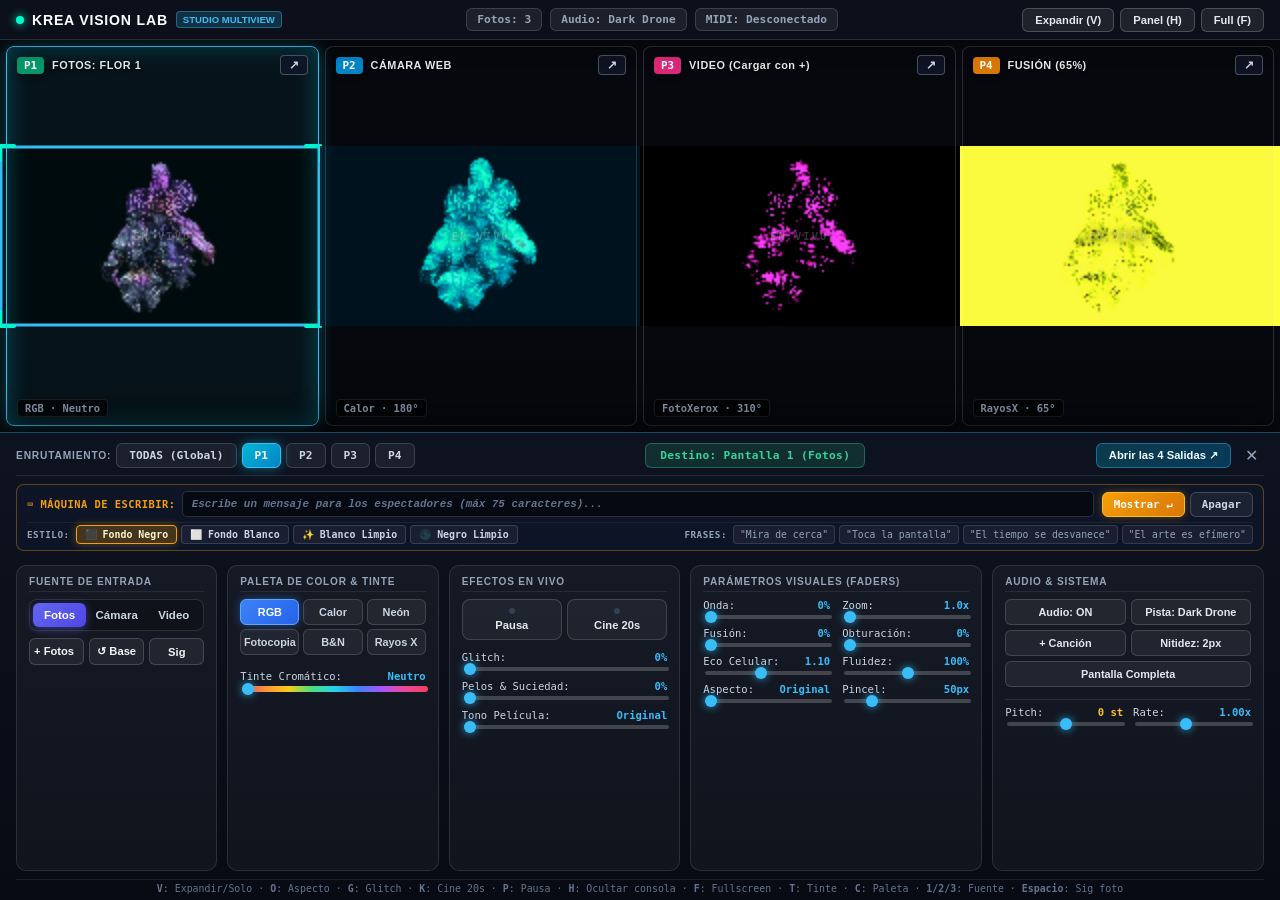
<file: index.html>
<!DOCTYPE html>
<html lang="es">
  <head>
    <meta charset="utf-8" />
    <meta name="viewport" content="width=device-width, initial-scale=1.0">
    <title>KREA VISION LAB · Studio Multiview Pro</title>
    <link rel="stylesheet" type="text/css" href="style.css">
    <script src="libraries/p5.min.js"></script>
    <script src="libraries/p5.sound.min.js"></script>
  </head>
  <body class="studio-layout">
    <!-- Overlay de Drag & Drop -->
    <div id="drop-overlay" class="drop-overlay">
      <div class="drop-content">
        <div class="drop-icon">+</div>
        <h2>Suelta tus archivos aquí</h2>
        <p>Soporta imágenes (JPG, PNG, WebP), videos y audio</p>
      </div>
    </div>

    <!-- ZONA SUPERIOR: BARRA DE ESTUDIO Y MULTIVIEW (4 Pantallas en miniatura para monitoreo en vivo) -->
    <header class="studio-topbar">
      <div class="studio-brand">
        <span class="pulse-indicator"></span>
        <span class="brand-title">KREA VISION LAB</span>
        <span class="version-tag">STUDIO MULTIVIEW</span>
      </div>

      <div class="studio-badges">
        <div class="header-badge" id="image-badge">Fotos: 3</div>
        <div class="header-badge" id="audio-badge">Audio: <span id="audio-track-label">Dark Drone</span></div>
        <div class="midi-badge" id="midi-badge">MIDI: Desconectado</div>
      </div>

      <div class="studio-top-actions">
        <button id="btn-solo-view" class="btn-top-tech" title="Alternar entre 4 Pantallas y Monitor Expandido (Tecla V)">Expandir (V)</button>
        <button id="btn-toggle-ui" class="btn-top-tech" title="Ocultar / Mostrar consola de controles (Tecla H)">Panel (H)</button>
        <button id="btn-fullscreen-top" class="btn-top-tech" title="Pantalla Completa (Tecla F)">Full (F)</button>
      </div>
    </header>

    <!-- Contenedor del Canvas Multiview con las 4 pantallas y sus tarjetas de monitoreo -->
    <main id="multiview-area" class="multiview-area">
      <!-- El canvas de p5.js se ubica en este contenedor ocupando la mitad superior -->
      <div id="monitors-canvas-container" class="monitors-canvas-container"></div>

      <!-- Tarjetas interactivas sobrepuestas sobre cada miniatura -->
      <div class="monitors-overlay-grid">
        <div class="monitor-card" data-channel="1" id="card-p1" title="Clic para controlar Pantalla 1">
          <div class="card-head">
            <span class="card-tag p1">P1</span>
            <span class="card-title" id="title-p1">FOTOS BOTÁNICAS</span>
            <button class="btn-screen-launch" data-screen="1" title="Abrir Pantalla 1 limpia en ventana independiente">↗</button>
          </div>
          <div class="card-live-tag">EN VIVO</div>
          <div class="card-foot">
            <span class="card-meta" id="meta-p1">RGB · Neutro</span>
          </div>
        </div>

        <div class="monitor-card" data-channel="2" id="card-p2" title="Clic para controlar Pantalla 2">
          <div class="card-head">
            <span class="card-tag p2">P2</span>
            <span class="card-title" id="title-p2">CÁMARA WEB</span>
            <button class="btn-screen-launch" data-screen="2" title="Abrir Pantalla 2 limpia en ventana independiente">↗</button>
          </div>
          <div class="card-live-tag">EN VIVO</div>
          <div class="card-foot">
            <span class="card-meta" id="meta-p2">Calor · 180° Cian</span>
          </div>
        </div>

        <div class="monitor-card" data-channel="3" id="card-p3" title="Clic para controlar Pantalla 3">
          <div class="card-head">
            <span class="card-tag p3">P3</span>
            <span class="card-title" id="title-p3">VIDEO LOOP</span>
            <button class="btn-screen-launch" data-screen="3" title="Abrir Pantalla 3 limpia en ventana independiente">↗</button>
          </div>
          <div class="card-live-tag">EN VIVO</div>
          <div class="card-foot">
            <span class="card-meta" id="meta-p3">Fotocopia · 310° Mag</span>
          </div>
        </div>

        <div class="monitor-card" data-channel="4" id="card-p4" title="Clic para controlar Pantalla 4">
          <div class="card-head">
            <span class="card-tag p4">P4</span>
            <span class="card-title" id="title-p4">FUSIÓN HÍBRIDA</span>
            <button class="btn-screen-launch" data-screen="4" title="Abrir Pantalla 4 limpia en ventana independiente">↗</button>
          </div>
          <div class="card-live-tag">EN VIVO</div>
          <div class="card-foot">
            <span class="card-meta" id="meta-p4">Rayos X · 65° Dorado</span>
          </div>
        </div>
      </div>
    </main>

    <!-- ZONA INFERIOR: CONSOLA DE PROCESAMIENTO (OCUPA CÓMODAMENTE TODO EL ANCHO) -->
    <footer id="control-deck" class="control-deck">
      <!-- Barra superior del deck con selector de canales y destino -->
      <div class="deck-channel-bar">
        <div class="deck-channel-nav">
          <span class="deck-label">ENRUTAMIENTO:</span>
          <button class="channel-btn" data-channel="0" title="Controlar las 4 pantallas simultáneamente">TODAS (Global)</button>
          <button class="channel-btn active" data-channel="1" title="Controlar Pantalla 1">P1</button>
          <button class="channel-btn" data-channel="2" title="Controlar Pantalla 2">P2</button>
          <button class="channel-btn" data-channel="3" title="Controlar Pantalla 3">P3</button>
          <button class="channel-btn" data-channel="4" title="Controlar Pantalla 4">P4</button>
        </div>

        <div class="channel-status-bar p1" id="channel-status-bar">Destino: Pantalla 1 (Fotos)</div>

        <div class="deck-quick-launchers">
          <button id="btn-open-all-screens" class="btn-deck-action" title="Abrir las 4 pantallas limpias independientes en ventanas">Abrir las 4 Salidas ↗</button>
          <button id="btn-close-ui" class="btn-deck-min" title="Ocultar / Minimizar consola (Tecla H)">✕</button>
        </div>
      </div>

      <!-- Barra de Mensajes / Máquina de Escribir para el público -->
      <div class="typewriter-control-bar">
        <div class="tw-main-row">
          <div class="tw-input-wrapper">
            <span class="tw-icon">⌨ MÁQUINA DE ESCRIBIR:</span>
            <input type="text" id="typewriter-input" maxlength="75" placeholder="Escribe un mensaje para los espectadores (máx 75 caracteres)..." autocomplete="off" />
          </div>
          <div class="tw-actions">
            <button id="btn-typewriter-send" class="btn-tw-action send" title="Escribir mensaje en pantalla con efecto máquina de escribir (Enter)">Mostrar ↵</button>
            <button id="btn-typewriter-clear" class="btn-tw-action clear" title="Ocultar y apagar mensaje de la pantalla">Apagar</button>
            <span id="tw-status" class="tw-status-tag">EN PANTALLA</span>
          </div>
        </div>
        <div class="tw-sub-row">
          <div class="tw-styles">
            <span class="tw-sub-label">ESTILO:</span>
            <button class="tw-style-btn active" data-style="box-black" title="Fondo negro ceñido con texto blanco (sin reborde)">⬛ Fondo Negro</button>
            <button class="tw-style-btn" data-style="box-white" title="Fondo blanco ceñido con texto negro (sin reborde)">⬜ Fondo Blanco</button>
            <button class="tw-style-btn" data-style="clean-white" title="Texto blanco limpio sin recuadro flotante">✨ Blanco Limpio</button>
            <button class="tw-style-btn" data-style="clean-black" title="Texto negro limpio sin recuadro flotante">🌑 Negro Limpio</button>
          </div>
          <div class="tw-presets">
            <span class="tw-sub-label">FRASES:</span>
            <button class="tw-chip" data-msg="MIRA DE CERCA">"Mira de cerca"</button>
            <button class="tw-chip" data-msg="TOCA LA PANTALLA">"Toca la pantalla"</button>
            <button class="tw-chip" data-msg="EL TIEMPO SE DESVANECE">"El tiempo se desvanece"</button>
            <button class="tw-chip" data-msg="EL ARTE ES EFÍMERO">"El arte es efímero"</button>
          </div>
        </div>
      </div>

      <!-- Módulos de Procesamiento en Grilla Horizontal (todo el ancho) -->
      <div class="deck-modules-row">
        <!-- MÓDULO 1: FUENTES DE ENTRADA -->
        <div class="deck-module">
          <div class="module-title">FUENTE DE ENTRADA</div>
          <div class="source-nav">
            <button id="src-images" class="src-btn active" title="Atajo: Tecla 1 o MIDI Do">Fotos</button>
            <button id="src-camera" class="src-btn" title="Atajo: Tecla 2 o MIDI Re">Cámara</button>
            <button id="src-video" class="src-btn" title="Atajo: Tecla 3 o MIDI Mi">Video</button>
          </div>
          <div class="source-actions">
            <button id="btn-upload" class="btn-tech" title="Subir fotos">+ Fotos</button>
            <button id="btn-reset-gallery" class="btn-tech" title="Restablecer fotos botánicas originales">↺ Base</button>
            <input type="file" id="file-input" multiple accept="image/*" style="display: none;" />
            <button id="btn-video-upload" class="btn-tech" title="Subir archivo de video">+ Video</button>
            <input type="file" id="video-file-input" accept="video/mp4,video/webm,video/ogg" style="display: none;" />
            <button id="btn-next" class="btn-tech" title="Atajo: Espacio">Sig</button>
          </div>
        </div>

        <!-- MÓDULO 2: PALETAS & TINTE -->
        <div class="deck-module">
          <div class="module-title">PALETA DE COLOR & TINTE</div>
          <div class="color-palette-grid">
            <button class="palette-chip active" data-mode="0">RGB</button>
            <button class="palette-chip" data-mode="1">Calor</button>
            <button class="palette-chip" data-mode="2">Neón</button>
            <button class="palette-chip" data-mode="3">Fotocopia</button>
            <button class="palette-chip" data-mode="4">B&N</button>
            <button class="palette-chip" data-mode="5">Rayos X</button>
          </div>
          <div class="slider-group" style="margin-top: 8px;">
            <label for="tint-slider">Tinte Cromático: <span id="tint-val">Neutro</span></label>
            <input type="range" id="tint-slider" class="tint-range" min="0" max="360" step="15" value="0">
          </div>
        </div>

        <!-- MÓDULO 3: EFECTOS EN VIVO -->
        <div class="deck-module">
          <div class="module-title">EFECTOS EN VIVO</div>
          <div class="fx-grid" style="grid-template-columns: 1fr 1fr; margin-bottom: 4px;">
            <button id="btn-pause" class="fx-btn" title="Pausar / Reanudar (Atajo: P)">
              <span class="fx-led blue-led"></span>
              <span class="fx-text" id="pause-label">Pausa</span>
            </button>
            <button id="btn-vintage-film" class="fx-btn" title="Preset Cine 20s (60% Suciedad + Sepia Clásico - Atajo: K)">
              <span class="fx-led amber-led"></span>
              <span class="fx-text">Cine 20s</span>
            </button>
          </div>
          <div class="slider-group">
            <label for="glitch-slider">Glitch: <span id="glitch-val">0%</span></label>
            <input type="range" id="glitch-slider" min="0" max="100" step="5" value="0" title="Graduar desgarro digital y división cromática RGB (Atajo: G)">
          </div>
          <div class="slider-group">
            <label for="film-dirt-slider">Pelos & Suciedad: <span id="film-dirt-val">0%</span></label>
            <input type="range" id="film-dirt-slider" min="0" max="100" step="5" value="0" title="Rayones verticales, pelos erráticos, motas de polvo, grano y parpadeo">
          </div>
          <div class="slider-group">
            <label for="film-tone-slider">Tono Película: <span id="film-tone-val">Original</span></label>
            <input type="range" id="film-tone-slider" min="0" max="100" step="5" value="0" title="De Color Original a Blanco y Negro o Sepia en distintas tonalidades">
          </div>
        </div>

        <!-- MÓDULO 4: PARÁMETROS DINÁMICOS -->
        <div class="deck-module module-sliders">
          <div class="module-title">PARÁMETROS VISUALES (FADERS)</div>
          <div class="ui-sliders-grid">
            <div class="slider-group">
              <label for="wave-slider">Onda: <span id="wave-val">0%</span></label>
              <input type="range" id="wave-slider" min="0" max="100" step="5" value="0">
            </div>
            <div class="slider-group">
              <label for="zoom-slider">Zoom: <span id="zoom-val">1.0x</span></label>
              <input type="range" id="zoom-slider" min="1.0" max="3.0" step="0.1" value="1.0">
            </div>
            <div class="slider-group">
              <label for="fusion-slider">Fusión: <span id="fusion-val">0%</span></label>
              <input type="range" id="fusion-slider" min="0" max="100" step="5" value="0">
            </div>
            <div class="slider-group">
              <label for="shutter-slider">Obturación: <span id="shutter-val">0%</span></label>
              <input type="range" id="shutter-slider" min="0" max="95" step="5" value="0">
            </div>
            <div class="slider-group">
              <label for="decay-slider">Eco Celular: <span id="decay-val">1.1</span></label>
              <input type="range" id="decay-slider" min="0.04" max="2.5" step="0.02" value="1.1">
            </div>
            <div class="slider-group">
              <label for="warp-slider">Fluidez: <span id="warp-val">100%</span></label>
              <input type="range" id="warp-slider" min="0" max="200" step="5" value="100">
            </div>
            <div class="slider-group">
              <label for="aspect-slider">Aspecto: <span id="aspect-val">Original</span></label>
              <input type="range" id="aspect-slider" min="0" max="100" step="5" value="0" title="0% = Proporción original 16:9 sin deformar, 100% = Estirar a toda la pantalla">
            </div>
            <div class="slider-group">
              <label for="brush-slider">Pincel: <span id="brush-val">50px</span></label>
              <input type="range" id="brush-slider" min="15" max="200" step="5" value="50">
            </div>
          </div>
        </div>

        <!-- MÓDULO 5: AUDIO & SISTEMA -->
        <div class="deck-module">
          <div class="module-title">AUDIO & SISTEMA</div>
          <div class="audio-grid">
            <button id="btn-sound" class="btn-tech-sub">Audio: <span id="sound-label">ON</span></button>
            <button id="btn-audio-next" class="btn-tech-sub" title="Cambiar tema">Pista: Dark Drone</button>
            <button id="btn-audio-upload" class="btn-tech-sub" title="Cargar archivo de música">+ Canción</button>
            <input type="file" id="audio-file-input" accept="audio/*,.mp3,.wav,.ogg,.m4a,.flac" style="display: none;" />
            <button id="btn-res" class="btn-tech-sub">Nitidez: <span id="res-label">2px</span></button>
            <button id="btn-fullscreen" class="btn-tech-sub" style="grid-column: span 2;">Pantalla Completa</button>
          </div>
          <div class="audio-faders-grid">
            <div class="slider-group">
              <label for="pitch-slider">Pitch: <span id="pitch-val">0 st</span></label>
              <input type="range" id="pitch-slider" min="-12" max="12" step="1" value="0">
            </div>
            <div class="slider-group">
              <label for="rate-slider">Rate: <span id="rate-val">1.00x</span></label>
              <input type="range" id="rate-slider" min="0.25" max="2.0" step="0.05" value="1.0">
            </div>
          </div>
        </div>
      </div>

      <!-- Barra de Tips y Atajos de Teclado -->
      <div class="deck-footer-bar">
        <span><b>V</b>: Expandir/Solo · <b>O</b>: Aspecto · <b>G</b>: Glitch · <b>K</b>: Cine 20s · <b>P</b>: Pausa · <b>H</b>: Ocultar consola · <b>F</b>: Fullscreen · <b>T</b>: Tinte · <b>C</b>: Paleta · <b>1/2/3</b>: Fuente · <b>Espacio</b>: Sig foto</span>
      </div>
    </footer>

    <!-- Indicador Flotante HUD para feedback de notas y tiras MIDI -->
    <div id="midi-hud" class="midi-hud"></div>

    <script src="sketch.js"></script>
  </body>
</html>
</file>
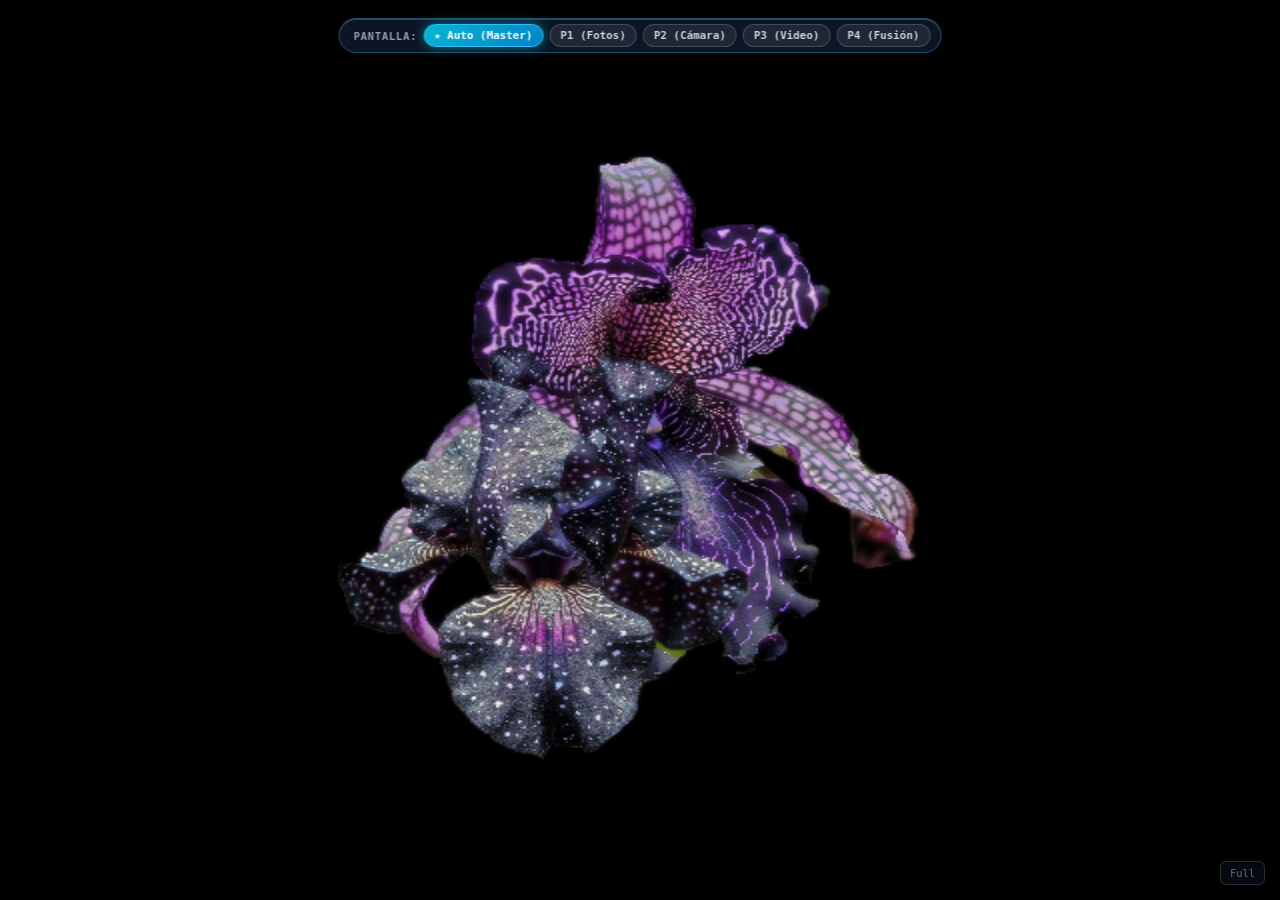
<file: output.html>
<!DOCTYPE html>
<html lang="es">
  <head>
    <meta charset="utf-8" />
    <meta name="viewport" content="width=device-width, initial-scale=1.0, maximum-scale=1.0, user-scalable=no">
    <title>Salida Touch Limpia · Krea Vision Lab</title>
    <link rel="stylesheet" type="text/css" href="style.css">
    <style>
      body, html {
        margin: 0;
        padding: 0;
        overflow: hidden;
        background: #000000;
        width: 100vw;
        height: 100vh;
        user-select: none;
        -webkit-user-select: none;
        touch-action: none;
      }
      canvas {
        display: block;
        width: 100vw !important;
        height: 100vh !important;
        touch-action: none;
        cursor: crosshair;
      }
      /* Barra superior de selección y estado de pantalla */
      .screen-bar {
        position: fixed;
        top: 18px;
        left: 50%;
        transform: translateX(-50%);
        background: rgba(15, 23, 42, 0.88);
        backdrop-filter: blur(20px);
        -webkit-backdrop-filter: blur(20px);
        border: 1px solid rgba(56, 189, 248, 0.35);
        box-shadow: 0 8px 30px rgba(0, 0, 0, 0.6), inset 0 1px 0 rgba(255, 255, 255, 0.2);
        padding: 5px 10px;
        border-radius: 30px;
        display: flex;
        align-items: center;
        gap: 6px;
        z-index: 9999;
        transition: opacity 1.2s cubic-bezier(0.16, 1, 0.3, 1), transform 0.5s ease;
      }
      .screen-bar.fade-out {
        opacity: 0;
        pointer-events: none;
        transform: translateX(-50%) translateY(-12px);
      }
      .screen-bar-label {
        font-family: ui-monospace, SFMono-Regular, Menlo, monospace;
        font-size: 0.65rem;
        font-weight: 700;
        color: #94a3b8;
        letter-spacing: 0.8px;
        padding-left: 4px;
      }
      .pill-btn {
        background: rgba(255, 255, 255, 0.08);
        border: 1px solid rgba(255, 255, 255, 0.16);
        color: #cbd5e1;
        font-family: ui-monospace, SFMono-Regular, Menlo, monospace;
        font-size: 0.68rem;
        font-weight: 600;
        padding: 4px 10px;
        border-radius: 16px;
        cursor: pointer;
        transition: all 0.2s ease;
      }
      .pill-btn:hover {
        background: rgba(255, 255, 255, 0.2);
        color: #ffffff;
      }
      .pill-btn.active {
        background: linear-gradient(135deg, #06b6d4, #0284c7);
        border-color: #38bdf8;
        color: #ffffff;
        font-weight: 700;
        box-shadow: 0 0 12px rgba(6, 182, 212, 0.6);
      }
      .screen-status-toast {
        position: fixed;
        bottom: 20px;
        left: 20px;
        background: rgba(15, 23, 42, 0.8);
        backdrop-filter: blur(12px);
        border: 1px solid rgba(56, 189, 248, 0.3);
        color: #38bdf8;
        padding: 5px 12px;
        border-radius: 6px;
        font-family: ui-monospace, monospace;
        font-size: 0.65rem;
        font-weight: 600;
        z-index: 9999;
        pointer-events: none;
        opacity: 1;
        transition: opacity 1s ease;
      }
      .screen-status-toast.fade-out {
        opacity: 0;
      }
      /* Botón de pantalla completa sutil */
      .fullscreen-btn {
        position: fixed;
        bottom: 15px;
        right: 15px;
        background: rgba(15, 23, 42, 0.4);
        color: rgba(255, 255, 255, 0.4);
        border: 1px solid rgba(255, 255, 255, 0.15);
        border-radius: 6px;
        font-family: ui-monospace, SFMono-Regular, Menlo, monospace;
        font-size: 0.65rem;
        padding: 5px 9px;
        cursor: pointer;
        z-index: 9999;
        transition: all 0.2s ease;
      }
      .fullscreen-btn:hover {
        background: rgba(15, 23, 42, 0.9);
        color: #ffffff;
        border-color: rgba(56, 189, 248, 0.6);
      }
    </style>
    <script src="libraries/p5.min.js"></script>
    <script src="libraries/p5.sound.min.js"></script>
  </head>
  <body>
    <!-- Barra superior para seleccionar/ver canal de esta pantalla (se desvanece sola) -->
    <div id="screen-bar" class="screen-bar">
      <span class="screen-bar-label">PANTALLA:</span>
      <button class="pill-btn" data-screen="0">★ Auto (Master)</button>
      <button class="pill-btn" data-screen="1">P1 (Fotos)</button>
      <button class="pill-btn" data-screen="2">P2 (Cámara)</button>
      <button class="pill-btn" data-screen="3">P3 (Video)</button>
      <button class="pill-btn" data-screen="4">P4 (Fusión)</button>
    </div>
    <div id="screen-status-toast" class="screen-status-toast">CONECTADA AL MASTER</div>

    <button id="btn-fs" class="fullscreen-btn" title="Pantalla Completa (F11)">Full</button>

    <script src="output.js"></script>
  </body>
</html>
</file>
<file: style.css>
* {
  box-sizing: border-box;
}

html, body.studio-layout {
  margin: 0;
  padding: 0;
  overflow: hidden;
  background-color: #07090e;
  font-family: -apple-system, BlinkMacSystemFont, "Segoe UI", Roboto, Helvetica, Arial, sans-serif;
  color: #f0f0f5;
  user-select: none;
  height: 100vh;
  width: 100vw;
  display: flex;
  flex-direction: column;
}

/* =========================================================================
   BARRA SUPERIOR DE ESTUDIO (STUDIO TOPBAR)
   ========================================================================= */
.studio-topbar {
  height: 40px;
  min-height: 40px;
  background: rgba(12, 17, 28, 0.95);
  backdrop-filter: blur(20px);
  -webkit-backdrop-filter: blur(20px);
  border-bottom: 1px solid rgba(255, 255, 255, 0.12);
  display: flex;
  align-items: center;
  justify-content: space-between;
  padding: 0 16px;
  z-index: 50;
  box-shadow: 0 4px 20px rgba(0, 0, 0, 0.4);
}

.studio-brand {
  display: flex;
  align-items: center;
  gap: 8px;
}

.pulse-indicator {
  width: 8px;
  height: 8px;
  border-radius: 50%;
  background-color: #00ffcc;
  box-shadow: 0 0 10px #00ffcc;
  animation: pulse 2s infinite;
}

@keyframes pulse {
  0% { transform: scale(0.9); opacity: 0.7; }
  50% { transform: scale(1.3); opacity: 1; }
  100% { transform: scale(0.9); opacity: 0.7; }
}

.brand-title {
  font-size: 0.88rem;
  font-weight: 800;
  letter-spacing: 0.8px;
  color: #ffffff;
}

.version-tag {
  font-size: 0.60rem;
  background: rgba(56, 189, 248, 0.18);
  color: #38bdf8;
  border: 1px solid rgba(56, 189, 248, 0.4);
  padding: 2px 6px;
  border-radius: 4px;
  font-weight: 700;
}

.studio-badges {
  display: flex;
  gap: 8px;
  align-items: center;
}

.header-badge {
  font-size: 0.70rem;
  padding: 4px 10px;
  border-radius: 6px;
  background: rgba(255, 255, 255, 0.07);
  border: 1px solid rgba(255, 255, 255, 0.14);
  color: #94a3b8;
  font-weight: 600;
  font-family: ui-monospace, SFMono-Regular, Menlo, monospace;
}

.midi-badge {
  font-size: 0.70rem;
  padding: 4px 10px;
  border-radius: 6px;
  background: rgba(255, 255, 255, 0.07);
  border: 1px solid rgba(255, 255, 255, 0.14);
  color: #94a3b8;
  font-weight: 600;
  font-family: ui-monospace, SFMono-Regular, Menlo, monospace;
  transition: all 0.3s ease;
}

.midi-badge.connected {
  background: rgba(16, 185, 129, 0.18);
  color: #34d399;
  border-color: rgba(52, 211, 153, 0.45);
  box-shadow: 0 0 12px rgba(52, 211, 153, 0.25);
}

.studio-top-actions {
  display: flex;
  gap: 6px;
}

.btn-top-tech {
  background: rgba(255, 255, 255, 0.08);
  border: 1px solid rgba(255, 255, 255, 0.2);
  color: #e2e8f0;
  font-size: 0.70rem;
  font-weight: 600;
  padding: 5px 12px;
  border-radius: 6px;
  cursor: pointer;
  transition: all 0.2s ease;
}

.btn-top-tech:hover {
  background: rgba(56, 189, 248, 0.2);
  border-color: rgba(56, 189, 248, 0.5);
  color: #38bdf8;
}

/* =========================================================================
   ZONA SUPERIOR: STUDIO MULTIVIEW (4 PANTALLAS EN MINIATURA)
   ========================================================================= */
.multiview-area {
  flex: 1;
  min-height: 200px;
  max-height: 48vh;
  position: relative;
  overflow: hidden;
  background: #000000;
  display: flex;
}

.monitors-canvas-container {
  position: absolute;
  top: 0;
  left: 0;
  width: 100%;
  height: 100%;
}

.monitors-canvas-container canvas {
  display: block;
  width: 100% !important;
  height: 100% !important;
}

.monitors-overlay-grid {
  position: absolute;
  top: 0;
  left: 0;
  width: 100%;
  height: 100%;
  display: grid;
  grid-template-columns: repeat(4, 1fr);
  pointer-events: none;
  z-index: 10;
  gap: 6px;
  padding: 6px;
}

.monitor-card {
  pointer-events: auto;
  border: 1px solid rgba(255, 255, 255, 0.15);
  border-radius: 8px;
  position: relative;
  display: flex;
  flex-direction: column;
  justify-content: space-between;
  padding: 8px 10px;
  cursor: pointer;
  transition: all 0.25s cubic-bezier(0.16, 1, 0.3, 1);
  background: rgba(0, 0, 0, 0.02);
}

.monitor-card:hover {
  border-color: rgba(56, 189, 248, 0.5);
  background: rgba(56, 189, 248, 0.04);
}

.btn-top-tech.active {
  background: rgba(6, 182, 212, 0.25);
  border-color: #38bdf8;
  color: #38bdf8;
  box-shadow: 0 0 10px rgba(56, 189, 248, 0.35);
}

.monitor-card.active {
  border-color: #38bdf8;
  box-shadow: inset 0 0 24px rgba(6, 182, 212, 0.35), 0 0 16px rgba(6, 182, 212, 0.35);
  background: rgba(6, 182, 212, 0.06);
}

/* Modo Solo (Pantalla individual expandida) */
.monitors-overlay-grid.solo-mode .monitor-card:not(.active) {
  opacity: 0.12;
  filter: grayscale(80%);
}

.monitors-overlay-grid.solo-mode .monitor-card.active {
  border-color: #00ffcc;
  box-shadow: 0 0 24px rgba(0, 255, 204, 0.4), inset 0 0 20px rgba(0, 255, 204, 0.2);
}

.card-head {
  display: flex;
  align-items: center;
  justify-content: space-between;
  pointer-events: none;
}

.card-tag {
  font-family: ui-monospace, SFMono-Regular, Menlo, monospace;
  font-size: 0.68rem;
  font-weight: 800;
  padding: 2px 7px;
  border-radius: 4px;
  color: #ffffff;
  background: #334155;
  box-shadow: 0 2px 6px rgba(0, 0, 0, 0.4);
}

.card-tag.p1 { background: #059669; }
.card-tag.p2 { background: #0284c7; }
.card-tag.p3 { background: #db2777; }
.card-tag.p4 { background: #d97706; }

.card-title {
  font-size: 0.68rem;
  font-weight: 700;
  color: rgba(255, 255, 255, 0.90);
  letter-spacing: 0.5px;
  margin-left: 8px;
  flex: 1;
  text-shadow: 0 1px 3px rgba(0, 0, 0, 0.9);
}

.btn-screen-launch {
  pointer-events: auto;
  background: rgba(15, 23, 42, 0.8);
  border: 1px solid rgba(255, 255, 255, 0.25);
  color: #cbd5e1;
  font-size: 0.72rem;
  font-weight: 700;
  padding: 2px 8px;
  border-radius: 4px;
  cursor: pointer;
  transition: all 0.2s ease;
  backdrop-filter: blur(8px);
}

.btn-screen-launch:hover {
  background: #0284c7;
  color: #ffffff;
  border-color: #38bdf8;
  transform: translateY(-1px);
}

.card-live-tag {
  position: absolute;
  top: 50%;
  left: 50%;
  transform: translate(-50%, -50%);
  font-family: ui-monospace, monospace;
  font-size: 0.65rem;
  font-weight: 800;
  letter-spacing: 2px;
  color: rgba(255, 255, 255, 0.20);
  pointer-events: none;
  text-shadow: 0 0 8px rgba(0, 0, 0, 0.8);
}

.card-foot {
  display: flex;
  align-items: center;
  justify-content: space-between;
  pointer-events: none;
}

.card-meta {
  font-family: ui-monospace, SFMono-Regular, Menlo, monospace;
  font-size: 0.65rem;
  font-weight: 600;
  color: #94a3b8;
  background: rgba(0, 0, 0, 0.65);
  backdrop-filter: blur(6px);
  padding: 2px 7px;
  border-radius: 4px;
  border: 1px solid rgba(255, 255, 255, 0.1);
}

/* =========================================================================
   ZONA INFERIOR: CONSOLA DE PROCESAMIENTO (CONTROL DECK)
   ========================================================================= */
.control-deck {
  height: 52vh;
  min-height: 290px;
  background: linear-gradient(180deg, rgba(14, 20, 33, 0.94) 0%, rgba(8, 11, 20, 0.98) 100%);
  backdrop-filter: blur(32px) saturate(200%);
  -webkit-backdrop-filter: blur(32px) saturate(200%);
  border-top: 1px solid rgba(56, 189, 248, 0.35);
  box-shadow: 0 -12px 40px rgba(0, 0, 0, 0.6);
  display: flex;
  flex-direction: column;
  gap: 8px;
  padding: 10px 16px 6px 16px;
  z-index: 40;
  transition: transform 0.35s cubic-bezier(0.16, 1, 0.3, 1);
  overflow-y: auto;
}

.control-deck.collapsed {
  transform: translateY(calc(100% - 36px));
}

/* Barra superior del deck */
.deck-channel-bar {
  display: flex;
  align-items: center;
  justify-content: space-between;
  gap: 12px;
  border-bottom: 1px solid rgba(255, 255, 255, 0.1);
  padding-bottom: 7px;
  flex-wrap: wrap;
}

.deck-channel-nav {
  display: flex;
  align-items: center;
  gap: 5px;
}

.deck-label {
  font-size: 0.64rem;
  font-weight: 700;
  color: #94a3b8;
  letter-spacing: 0.8px;
}

.channel-btn {
  background: rgba(255, 255, 255, 0.06);
  border: 1px solid rgba(255, 255, 255, 0.15);
  color: #cbd5e1;
  font-size: 0.70rem;
  font-weight: 600;
  padding: 5px 12px;
  border-radius: 6px;
  cursor: pointer;
  transition: all 0.2s ease;
  font-family: ui-monospace, SFMono-Regular, Menlo, monospace;
}

.channel-btn:hover {
  background: rgba(255, 255, 255, 0.14);
  color: #ffffff;
}

.channel-btn.active {
  background: linear-gradient(135deg, #06b6d4, #0284c7);
  border-color: #38bdf8;
  color: #ffffff;
  font-weight: 700;
  box-shadow: 0 0 12px rgba(6, 182, 212, 0.5);
}

.channel-status-bar {
  font-size: 0.70rem;
  font-family: ui-monospace, SFMono-Regular, Menlo, monospace;
  padding: 5px 14px;
  border-radius: 6px;
  font-weight: 700;
  border: 1px solid;
  text-align: center;
  letter-spacing: 0.3px;
  transition: all 0.25s ease;
}

.channel-status-bar.global {
  color: #38bdf8;
  background: rgba(56, 189, 248, 0.12);
  border-color: rgba(56, 189, 248, 0.35);
}
.channel-status-bar.p1 {
  color: #34d399;
  background: rgba(52, 211, 153, 0.14);
  border-color: rgba(52, 211, 153, 0.35);
}
.channel-status-bar.p2 {
  color: #38bdf8;
  background: rgba(56, 189, 248, 0.14);
  border-color: rgba(56, 189, 248, 0.35);
}
.channel-status-bar.p3 {
  color: #f472b6;
  background: rgba(244, 114, 182, 0.14);
  border-color: rgba(244, 114, 182, 0.35);
}
.channel-status-bar.p4 {
  color: #fbbf24;
  background: rgba(251, 191, 36, 0.14);
  border-color: rgba(251, 191, 36, 0.35);
}

.deck-quick-launchers {
  display: flex;
  gap: 8px;
  align-items: center;
}

.btn-deck-action {
  background: linear-gradient(135deg, rgba(6, 182, 212, 0.25), rgba(2, 132, 199, 0.35));
  border: 1px solid rgba(56, 189, 248, 0.4);
  color: #f0f9ff;
  font-size: 0.70rem;
  font-weight: 700;
  padding: 5px 12px;
  border-radius: 6px;
  cursor: pointer;
  transition: all 0.2s ease;
}

.btn-deck-action:hover {
  background: linear-gradient(135deg, #06b6d4, #0284c7);
  box-shadow: 0 0 12px rgba(6, 182, 212, 0.5);
  transform: translateY(-1px);
}

.btn-deck-min {
  background: transparent;
  border: none;
  color: #94a3b8;
  font-size: 1rem;
  cursor: pointer;
  padding: 2px 6px;
  border-radius: 4px;
}
.btn-deck-min:hover {
  color: #ffffff;
}

/* Barra de Máquina de Escribir / Mensajes VJ */
.typewriter-control-bar {
  display: flex;
  flex-direction: column;
  gap: 5px;
  background: rgba(15, 23, 42, 0.78);
  border: 1px solid rgba(245, 158, 11, 0.35);
  border-radius: 8px;
  padding: 6px 10px;
  margin-bottom: 6px;
}

.tw-main-row {
  display: flex;
  align-items: center;
  gap: 8px;
  width: 100%;
}

.tw-input-wrapper {
  display: flex;
  align-items: center;
  gap: 6px;
  flex: 1;
}

.tw-icon {
  font-size: 0.65rem;
  font-weight: 700;
  color: #f59e0b;
  letter-spacing: 0.5px;
  white-space: nowrap;
  font-family: ui-monospace, SFMono-Regular, Menlo, monospace;
}

#typewriter-input {
  flex: 1;
  background: rgba(0, 0, 0, 0.55);
  border: 1px solid rgba(255, 255, 255, 0.16);
  border-radius: 5px;
  color: #fef08a;
  font-family: 'Courier New', Courier, monospace;
  font-size: 0.74rem;
  font-weight: 600;
  padding: 5px 9px;
  outline: none;
  transition: all 0.2s ease;
}

#typewriter-input:focus {
  border-color: #f59e0b;
  box-shadow: 0 0 10px rgba(245, 158, 11, 0.35);
}

#typewriter-input::placeholder {
  color: #64748b;
  font-style: italic;
  font-size: 0.68rem;
}

.tw-actions {
  display: flex;
  gap: 5px;
  align-items: center;
}

.btn-tw-action {
  font-family: ui-monospace, SFMono-Regular, Menlo, monospace;
  font-size: 0.68rem;
  font-weight: 700;
  padding: 5px 11px;
  border-radius: 6px;
  cursor: pointer;
  transition: all 0.2s ease;
  white-space: nowrap;
}

.btn-tw-action.send {
  background: linear-gradient(135deg, #f59e0b, #d97706);
  border: 1px solid #fbbf24;
  color: #ffffff;
  box-shadow: 0 0 8px rgba(245, 158, 11, 0.35);
}

.btn-tw-action.send:hover {
  background: linear-gradient(135deg, #fbbf24, #f59e0b);
  box-shadow: 0 0 12px rgba(245, 158, 11, 0.6);
  transform: translateY(-1px);
}

.btn-tw-action.clear {
  background: rgba(255, 255, 255, 0.06);
  border: 1px solid rgba(255, 255, 255, 0.18);
  color: #cbd5e1;
}

.btn-tw-action.clear:hover {
  background: rgba(239, 68, 68, 0.25);
  border-color: #ef4444;
  color: #fca5a5;
}

.tw-sub-row {
  display: flex;
  align-items: center;
  justify-content: space-between;
  gap: 8px;
  flex-wrap: wrap;
  padding-top: 2px;
  border-top: 1px solid rgba(255, 255, 255, 0.06);
}

.tw-styles, .tw-presets {
  display: flex;
  align-items: center;
  gap: 4px;
}

.tw-sub-label {
  font-family: ui-monospace, SFMono-Regular, Menlo, monospace;
  font-size: 0.58rem;
  font-weight: 700;
  color: #94a3b8;
  letter-spacing: 0.5px;
  margin-right: 2px;
}

.tw-style-btn {
  background: rgba(255, 255, 255, 0.05);
  border: 1px solid rgba(255, 255, 255, 0.14);
  color: #cbd5e1;
  font-family: ui-monospace, SFMono-Regular, Menlo, monospace;
  font-size: 0.62rem;
  font-weight: 600;
  padding: 3px 8px;
  border-radius: 4px;
  cursor: pointer;
  transition: all 0.15s ease;
  white-space: nowrap;
}

.tw-style-btn:hover {
  background: rgba(255, 255, 255, 0.15);
  color: #ffffff;
  border-color: rgba(255, 255, 255, 0.3);
}

.tw-style-btn.active {
  background: rgba(245, 158, 11, 0.24);
  border-color: #f59e0b;
  color: #fef3c7;
  font-weight: 700;
  box-shadow: 0 0 8px rgba(245, 158, 11, 0.35);
}

.tw-chip {
  background: rgba(255, 255, 255, 0.05);
  border: 1px solid rgba(255, 255, 255, 0.12);
  color: #94a3b8;
  font-size: 0.61rem;
  font-family: ui-monospace, monospace;
  padding: 3px 6px;
  border-radius: 4px;
  cursor: pointer;
  transition: all 0.15s ease;
  white-space: nowrap;
}

.tw-chip:hover {
  background: rgba(245, 158, 11, 0.15);
  border-color: rgba(245, 158, 11, 0.4);
  color: #fef3c7;
}

.tw-status-tag {
  font-size: 0.60rem;
  font-weight: 700;
  color: #22c55e;
  background: rgba(34, 197, 94, 0.15);
  border: 1px solid rgba(34, 197, 94, 0.4);
  padding: 3px 6px;
  border-radius: 4px;
  display: none;
  white-space: nowrap;
}
.tw-status-tag.active {
  display: inline-block;
  animation: pulse-green 1.5s infinite;
}
@keyframes pulse-green {
  0%, 100% { opacity: 1; }
  50% { opacity: 0.4; }
}

/* Grilla Horizontal de Módulos (todo el ancho) */
.deck-modules-row {
  display: grid;
  grid-template-columns: 1fr 1.05fr 1.15fr 1.45fr 1.35fr;
  gap: 10px;
  flex: 1;
  align-items: stretch;
}

.deck-module {
  background: rgba(255, 255, 255, 0.04);
  border: 1px solid rgba(255, 255, 255, 0.11);
  border-radius: 10px;
  padding: 10px 12px;
  display: flex;
  flex-direction: column;
  gap: 7px;
  justify-content: flex-start;
}

.module-title {
  font-size: 0.63rem;
  font-weight: 700;
  color: #94a3b8;
  letter-spacing: 0.8px;
  text-transform: uppercase;
  border-bottom: 1px solid rgba(255, 255, 255, 0.08);
  padding-bottom: 4px;
}

/* Módulo 1: Fuentes */
.source-nav {
  display: grid;
  grid-template-columns: 1fr 1fr 1fr;
  gap: 4px;
  background: rgba(0, 0, 0, 0.25);
  padding: 3px;
  border-radius: 8px;
  border: 1px solid rgba(255, 255, 255, 0.12);
}

.src-btn {
  background: transparent;
  border: none;
  color: #cbd5e1;
  font-size: 0.72rem;
  font-weight: 600;
  padding: 6px 2px;
  border-radius: 6px;
  cursor: pointer;
  transition: all 0.2s ease;
  text-align: center;
}

.src-btn:hover {
  color: #ffffff;
  background: rgba(255, 255, 255, 0.12);
}

.src-btn.active {
  background: linear-gradient(135deg, #6366f1 0%, #4f46e5 100%);
  color: #ffffff;
  font-weight: 700;
  box-shadow: 0 2px 10px rgba(99, 102, 241, 0.5);
}

.source-actions {
  display: grid;
  grid-template-columns: 1fr 1fr 1fr;
  gap: 5px;
}

.btn-tech {
  background: rgba(255, 255, 255, 0.06);
  border: 1px solid rgba(255, 255, 255, 0.16);
  color: #f1f5f9;
  padding: 6px 4px;
  border-radius: 6px;
  font-size: 0.70rem;
  font-weight: 600;
  cursor: pointer;
  text-align: center;
  transition: all 0.2s ease;
}

.btn-tech:hover {
  background: rgba(255, 255, 255, 0.15);
  border-color: rgba(255, 255, 255, 0.3);
  transform: translateY(-1px);
}

/* Módulo 2: Paletas de Color & Tinte */
.color-palette-grid {
  display: grid;
  grid-template-columns: repeat(3, 1fr);
  gap: 4px;
}

.palette-chip {
  background: rgba(255, 255, 255, 0.06);
  border: 1px solid rgba(255, 255, 255, 0.14);
  color: #cbd5e1;
  border-radius: 6px;
  padding: 6px 0;
  font-size: 0.68rem;
  font-weight: 600;
  cursor: pointer;
  text-align: center;
  transition: all 0.2s ease;
}

.palette-chip:hover {
  color: #ffffff;
  background: rgba(255, 255, 255, 0.14);
}

.palette-chip.active {
  background: linear-gradient(135deg, #3b82f6 0%, #2563eb 100%);
  color: #ffffff;
  border-color: #60a5fa;
  box-shadow: 0 0 10px rgba(59, 130, 246, 0.45);
}

.tint-range {
  background: linear-gradient(to right, #f43f5e, #fb923c, #facc15, #4ade80, #22d3ee, #3b82f6, #a855f7, #ec4899, #f43f5e) !important;
  height: 6px !important;
  border-radius: 6px;
}

/* Módulo 3: Efectos en Vivo */
.fx-grid {
  display: grid;
  grid-template-columns: 1fr 1fr;
  gap: 5px;
}

.fx-btn {
  background: rgba(255, 255, 255, 0.05);
  border: 1px solid rgba(255, 255, 255, 0.15);
  color: #e2e8f0;
  border-radius: 8px;
  padding: 8px 4px;
  font-size: 0.70rem;
  font-weight: 600;
  cursor: pointer;
  display: flex;
  flex-direction: column;
  align-items: center;
  gap: 5px;
  transition: all 0.2s ease;
}

.fx-btn:hover {
  background: rgba(255, 255, 255, 0.12);
  transform: translateY(-1px);
}

.fx-led {
  width: 6px;
  height: 6px;
  border-radius: 50%;
  background: #334155;
  transition: all 0.2s ease;
}

.fx-btn.active-red {
  border-color: rgba(239, 68, 68, 0.6);
  background: rgba(239, 68, 68, 0.2);
  box-shadow: 0 0 14px rgba(239, 68, 68, 0.35);
  color: #fca5a5;
}
.fx-btn.active-red .red-led {
  background: #ef4444;
  box-shadow: 0 0 10px #ef4444;
}

.fx-btn.active-cyan {
  border-color: rgba(6, 182, 212, 0.6);
  background: rgba(6, 182, 212, 0.2);
  box-shadow: 0 0 14px rgba(6, 182, 212, 0.35);
  color: #a5f3fc;
}
.fx-btn.active-cyan .cyan-led {
  background: #06b6d4;
  box-shadow: 0 0 10px #06b6d4;
}

.fx-btn.active-purple {
  border-color: rgba(168, 85, 247, 0.6);
  background: rgba(168, 85, 247, 0.2);
  box-shadow: 0 0 14px rgba(168, 85, 247, 0.35);
  color: #e9d5ff;
}
.fx-btn.active-purple .purple-led {
  background: #a855f7;
  box-shadow: 0 0 10px #a855f7;
}

.fx-btn.active-blue {
  border-color: rgba(59, 130, 246, 0.6);
  background: rgba(59, 130, 246, 0.2);
  box-shadow: 0 0 14px rgba(59, 130, 246, 0.35);
  color: #bfdbfe;
}
.fx-btn.active-blue .blue-led {
  background: #3b82f6;
  box-shadow: 0 0 10px #3b82f6;
}

.fx-btn.active-amber {
  border-color: rgba(245, 158, 11, 0.6);
  background: rgba(245, 158, 11, 0.2);
  box-shadow: 0 0 14px rgba(245, 158, 11, 0.35);
  color: #fde68a;
}
.fx-btn.active-amber .amber-led {
  background: #f59e0b;
  box-shadow: 0 0 10px #f59e0b;
}

/* Módulo 4: Parámetros Dinámicos (Faders) */
.ui-sliders-grid {
  display: grid;
  grid-template-columns: 1fr 1fr;
  gap: 6px 12px;
}

.slider-group {
  display: flex;
  flex-direction: column;
  gap: 2px;
}

.slider-group label {
  font-size: 0.66rem;
  font-weight: 500;
  color: #cbd5e1;
  display: flex;
  justify-content: space-between;
  font-family: ui-monospace, SFMono-Regular, Menlo, monospace;
}

.slider-group label span {
  color: #38bdf8;
  font-weight: 700;
}

.slider-group input[type="range"] {
  -webkit-appearance: none;
  width: 100%;
  height: 4px;
  background: rgba(255, 255, 255, 0.20);
  border-radius: 4px;
  outline: none;
  cursor: pointer;
  transition: background 0.2s ease;
}

.slider-group input[type="range"]::-webkit-slider-thumb {
  -webkit-appearance: none;
  width: 12px;
  height: 12px;
  border-radius: 50%;
  background: #38bdf8;
  box-shadow: 0 0 8px rgba(56, 189, 248, 0.8);
  cursor: pointer;
  transition: transform 0.15s ease;
}

.slider-group input[type="range"]::-webkit-slider-thumb:hover {
  transform: scale(1.3);
}

/* Módulo 5: Audio & Sistema */
.audio-grid {
  display: grid;
  grid-template-columns: 1fr 1fr;
  gap: 5px;
}

.btn-tech-sub {
  background: rgba(255, 255, 255, 0.06);
  border: 1px solid rgba(255, 255, 255, 0.15);
  color: #e2e8f0;
  padding: 6px 5px;
  border-radius: 6px;
  font-size: 0.68rem;
  font-weight: 600;
  cursor: pointer;
  text-align: center;
  transition: all 0.2s ease;
  white-space: nowrap;
  overflow: hidden;
  text-overflow: ellipsis;
}

.btn-tech-sub:hover {
  color: #ffffff;
  background: rgba(255, 255, 255, 0.15);
  border-color: rgba(255, 255, 255, 0.3);
  transform: translateY(-1px);
}

.audio-faders-grid {
  display: grid;
  grid-template-columns: 1fr 1fr;
  gap: 6px 10px;
  margin-top: 5px;
  padding-top: 6px;
  border-top: 1px solid rgba(255, 255, 255, 0.10);
}

.audio-faders-grid .slider-group label span {
  color: #a78bfa;
}

#rate-val {
  color: #38bdf8 !important;
}

#pitch-val {
  color: #fbbf24 !important;
}

/* Footer bar del deck */
.deck-footer-bar {
  font-size: 0.62rem;
  color: #64748b;
  text-align: center;
  border-top: 1px solid rgba(255, 255, 255, 0.08);
  padding-top: 3px;
  font-family: ui-monospace, SFMono-Regular, Menlo, monospace;
}

/* HUD Flotante MIDI */
.midi-hud {
  position: fixed;
  top: 55px;
  left: 50%;
  transform: translateX(-50%) translateY(-20px);
  background: rgba(15, 23, 42, 0.90);
  backdrop-filter: blur(20px);
  border: 1px solid rgba(56, 189, 248, 0.45);
  box-shadow: 0 8px 30px rgba(0, 0, 0, 0.6);
  padding: 6px 16px;
  border-radius: 20px;
  font-family: ui-monospace, monospace;
  font-size: 0.78rem;
  font-weight: 700;
  color: #38bdf8;
  z-index: 9999;
  pointer-events: none;
  opacity: 0;
  transition: all 0.25s cubic-bezier(0.16, 1, 0.3, 1);
}

.midi-hud.active {
  opacity: 1;
  transform: translateX(-50%) translateY(0);
}

/* Overlay de Drag & Drop */
.drop-overlay {
  position: fixed;
  top: 0;
  left: 0;
  width: 100vw;
  height: 100vh;
  background: rgba(8, 11, 20, 0.88);
  backdrop-filter: blur(16px);
  z-index: 99999;
  display: flex;
  align-items: center;
  justify-content: center;
  opacity: 0;
  pointer-events: none;
  transition: opacity 0.3s ease;
}

.drop-overlay.active {
  opacity: 1;
  pointer-events: auto;
}

.drop-content {
  text-align: center;
  border: 2px dashed rgba(56, 189, 248, 0.6);
  border-radius: 16px;
  padding: 30px 50px;
  background: rgba(15, 23, 42, 0.6);
}

.drop-icon {
  font-size: 3rem;
  color: #38bdf8;
  margin-bottom: 10px;
}
</file>
